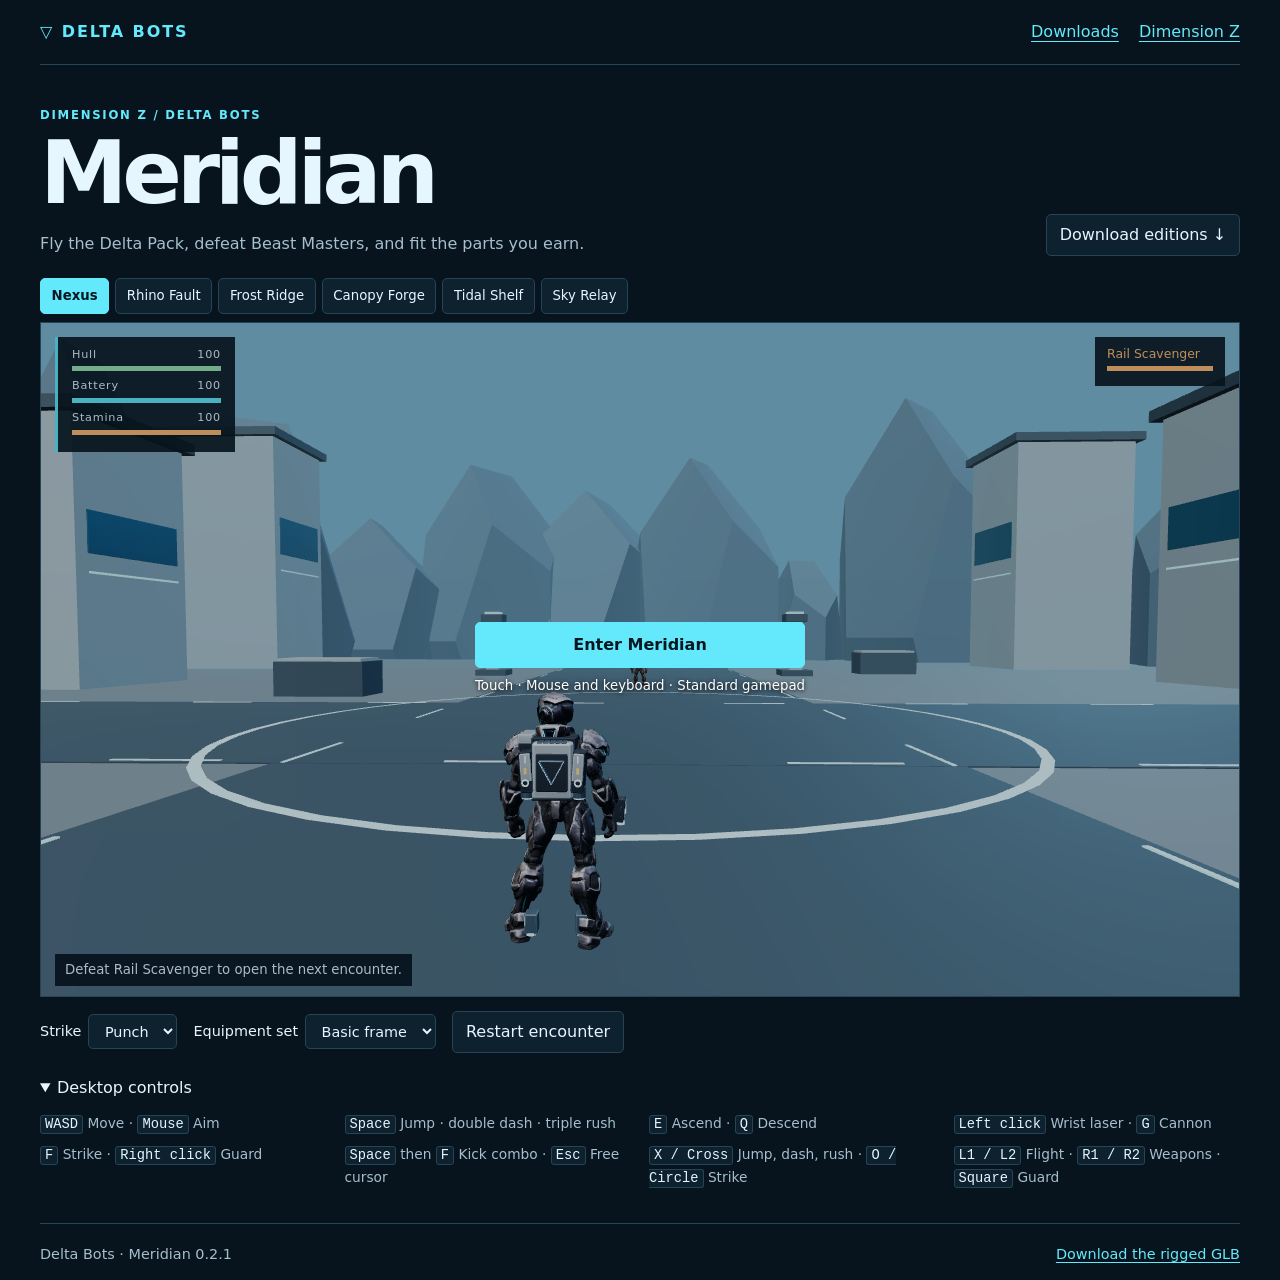
<file: docs/index.html>
<!doctype html>
<html lang="en">
<head>
<meta charset="utf-8">
<meta name="viewport" content="width=device-width,initial-scale=1">
<meta name="theme-color" content="#07141d">
<title>Delta Bots · Meridian</title>
<link rel="stylesheet" href="./meridian.css">
</head>
<body>
<header><a class="brand" href="./">▽ DELTA BOTS</a><nav><a href="./downloads/">Downloads</a><a href="https://shopperspot.in/dimension-z/">Dimension Z</a></nav></header>
<main>
<section class="intro"><div><p class="eyebrow">DIMENSION Z / DELTA BOTS</p><h1>Meridian</h1><p>Fly the Delta Pack, defeat Beast Masters, and fit the parts you earn.</p></div><a class="download" href="./downloads/">Download editions ↓</a></section>
<div class="districts" id="districts" aria-label="Choose a district"></div>
<section id="arena" aria-label="Delta Bots play area">
<div class="hud">
<div class="meter hull"><label for="hull">Hull <span id="hull-number">100</span></label><progress id="hull" value="100" max="100"></progress></div>
<div class="meter battery"><label for="battery">Battery <span id="battery-number">100</span></label><progress id="battery" value="100" max="100"></progress></div>
<div class="meter stamina"><label for="stamina">Stamina <span id="stamina-number">100</span></label><progress id="stamina" value="100" max="100"></progress></div>
</div>
<div class="target" id="target" hidden><span id="target-name"></span><progress id="target-hull" value="100" max="100"></progress></div>
<div class="reticle" aria-hidden="true"></div>
<p class="notice" id="notice" role="status">Loading Delta Bot…</p>
<div class="touch-controls" aria-label="Touch controls">
  <div class="touch-move" role="group" aria-label="Move">
    <button data-touch="forward" aria-label="Move forward">▲</button><button data-touch="left" aria-label="Move left">◀</button><button data-touch="back" aria-label="Move backward">▼</button><button data-touch="right" aria-label="Move right">▶</button>
  </div>
  <div class="touch-actions" role="group" aria-label="Flight and combat">
    <button data-touch="up">Ascend</button><button data-touch="down">Descend</button><button data-touch="guard">Guard</button>
    <button data-touch="jump">Jump</button><button data-touch="strike">Strike</button><button data-touch="cannon">Cannon</button><button data-touch="fire">Laser</button>
  </div>
</div>
<div class="start" id="start"><button id="enter" disabled>Loading 3D model…</button><small>Touch · Mouse and keyboard · Standard gamepad</small></div>
</section>
<section class="loadout" aria-label="Loadout">
<label>Strike <select id="move"></select></label>
<label>Equipment set <select id="kit"></select></label>
<button id="restart">Restart encounter</button>
</section>
<details open><summary>Desktop controls</summary><ul class="controls">
<li><kbd>WASD</kbd> Move · <kbd>Mouse</kbd> Aim</li><li><kbd>Space</kbd> Jump · double dash · triple rush</li>
<li><kbd>E</kbd> Ascend · <kbd>Q</kbd> Descend</li><li><kbd>Left click</kbd> Wrist laser · <kbd>G</kbd> Cannon</li>
<li><kbd>F</kbd> Strike · <kbd>Right click</kbd> Guard</li><li><kbd>Space</kbd> then <kbd>F</kbd> Kick combo · <kbd>Esc</kbd> Free cursor</li>
<li><kbd>X / Cross</kbd> Jump, dash, rush · <kbd>O / Circle</kbd> Strike</li><li><kbd>L1 / L2</kbd> Flight · <kbd>R1 / R2</kbd> Weapons · <kbd>Square</kbd> Guard</li>
</ul></details>
</main>
<footer><span>Delta Bots · Meridian 0.2.1</span><a href="./models/delta-meridian.glb" download>Download the rigged GLB</a></footer>
<script src="./meridian.js"></script>
</body></html>
</file>
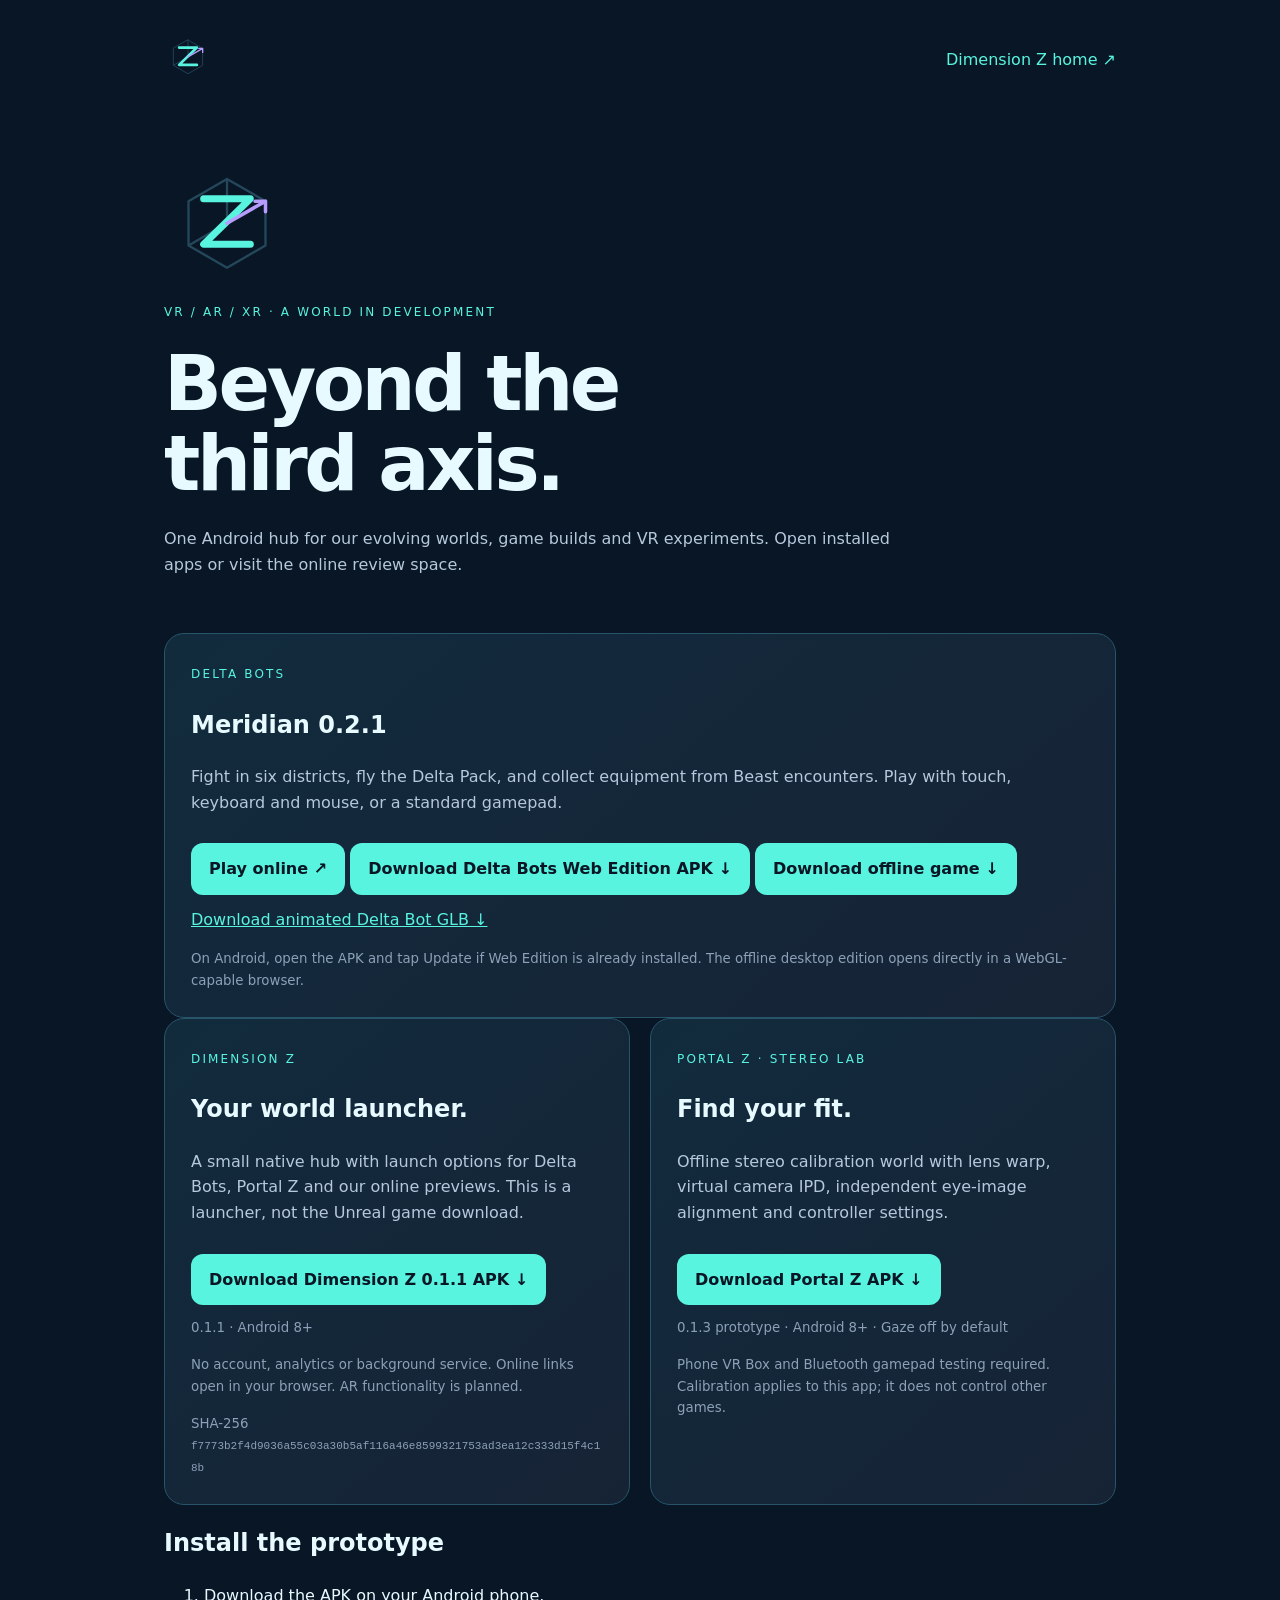
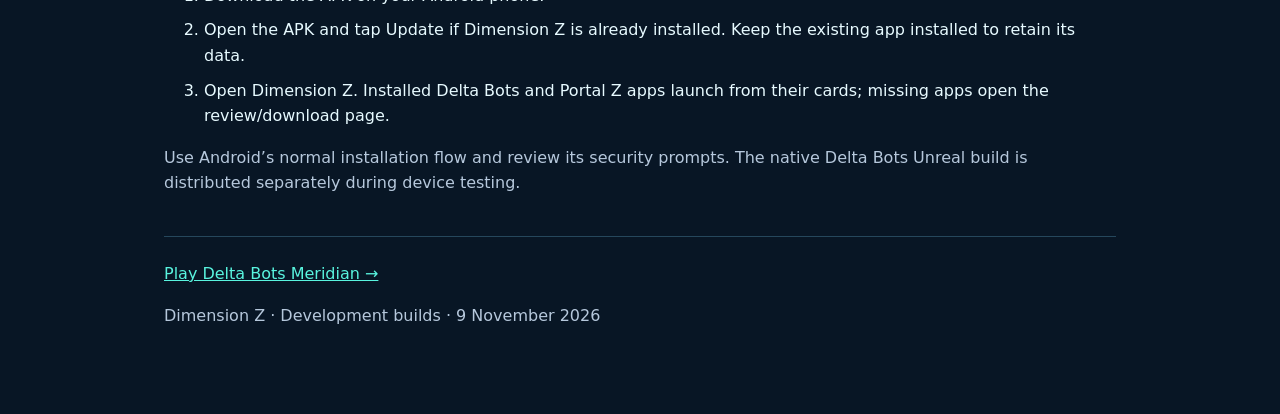
<file: docs/downloads/index.html>
<!doctype html><html lang="en"><head><meta charset="utf-8"><meta name="viewport" content="width=device-width,initial-scale=1"><meta name="theme-color" content="#081625"><meta name="description" content="Download the Dimension Z Android development hub and Portal Z VR calibration prototype."><title>Dimension Z · Get the app</title><link rel="icon" href="dimension-z-logo.svg"><style>
*{box-sizing:border-box}body{margin:0;background:#081625;color:#e7faff;font:16px/1.6 system-ui,sans-serif}main{max-width:1000px;margin:auto;padding:32px 24px 70px}nav{display:flex;align-items:center;justify-content:space-between;gap:20px}nav img{width:48px}a{color:#59f4df}nav a{text-decoration:none}.hero{padding:70px 0 40px;max-width:730px}.hero img{width:126px}.eyebrow{font-size:12px;letter-spacing:.18em;color:#59f4df}h1{font-size:clamp(40px,8vw,76px);line-height:1.05;letter-spacing:-.045em;margin:22px 0}p{color:#b6c8dc}.grid{display:grid;grid-template-columns:repeat(auto-fit,minmax(270px,1fr));gap:20px}.card{background:linear-gradient(140deg,#112b3d,#162335);border:1px solid #28546a;padding:26px;border-radius:20px}.button{display:inline-block;border-radius:12px;background:#59f4df;color:#081625;font-weight:750;padding:13px 18px;text-decoration:none;margin:12px 0}small{display:block;color:#8ca1b7}code{overflow-wrap:anywhere;font-size:11px}footer{margin-top:40px;border-top:1px solid #25475c;padding-top:24px}li{margin:9px 0}a:focus-visible{outline:3px solid #b79cff;outline-offset:5px}
</style></head><body><main><nav><a href="../"><img src="dimension-z-logo.svg" alt="Dimension Z Z-axis logo"></a><a href="https://shopperspot.in/dimension-z/">Dimension Z home ↗</a></nav><section class="hero"><img src="dimension-z-logo.svg" alt="Cyan Z with a violet third-axis arrow"><p class="eyebrow">VR / AR / XR · A WORLD IN DEVELOPMENT</p><h1>Beyond the<br>third axis.</h1><p>One Android hub for our evolving worlds, game builds and VR experiments. Open installed apps or visit the online review space.</p></section><!-- MERIDIAN DOWNLOADS -->
<section class="card" aria-labelledby="meridian-heading">
  <span class="eyebrow">DELTA BOTS</span>
  <h2 id="meridian-heading">Meridian 0.2.1</h2>
  <p>Fight in six districts, fly the Delta Pack, and collect equipment from Beast encounters. Play with touch, keyboard and mouse, or a standard gamepad.</p>
  <p><a class="button" href="../">Play online ↗</a>
    <a class="button" href="deltabots-web-edition-0.2.apk" download>Download Delta Bots Web Edition APK ↓</a>
    <a class="button" href="Delta-Bots-Meridian-Desktop.html" download>Download offline game ↓</a>
    <a href="../models/delta-meridian.glb" download>Download animated Delta Bot GLB ↓</a></p>
  <small>On Android, open the APK and tap Update if Web Edition is already installed. The offline desktop edition opens directly in a WebGL-capable browser.</small>
</section>
<!-- END MERIDIAN DOWNLOADS -->
<div class="grid"><article class="card"><span class="eyebrow">DIMENSION Z</span><h2>Your world launcher.</h2><p>A small native hub with launch options for Delta Bots, Portal Z and our online previews. This is a launcher, not the Unreal game download.</p><a class="button" href="dimension-z-0.1.1.apk" download>Download Dimension Z 0.1.1 APK ↓</a><small>0.1.1 · Android 8+</small><p><small>No account, analytics or background service. Online links open in your browser. AR functionality is planned.</small></p><small>SHA-256<br><code>f7773b2f4d9036a55c03a30b5af116a46e8599321753ad3ea12c333d15f4c18b</code></small></article><article class="card"><span class="eyebrow">PORTAL Z · STEREO LAB</span><h2>Find your fit.</h2><p>Offline stereo calibration world with lens warp, virtual camera IPD, independent eye-image alignment and controller settings.</p><a class="button" href="portal-z-0.1.3-prototype.apk" download>Download Portal Z APK ↓</a><small>0.1.3 prototype · Android 8+ · Gaze off by default</small><p><small>Phone VR Box and Bluetooth gamepad testing required. Calibration applies to this app; it does not control other games.</small></p></article></div><section><h2>Install the prototype</h2><ol><li>Download the APK on your Android phone.</li><li>Open the APK and tap Update if Dimension Z is already installed. Keep the existing app installed to retain its data.</li><li>Open Dimension Z. Installed Delta Bots and Portal Z apps launch from their cards; missing apps open the review/download page.</li></ol><p>Use Android’s normal installation flow and review its security prompts. The native Delta Bots Unreal build is distributed separately during device testing.</p></section><footer><a href="../">Play Delta Bots Meridian →</a><p>Dimension Z · Development builds · 9 November 2026</p></footer></main></body></html>
</file>
<file: docs/meridian.css>
:root{color-scheme:dark;--ink:#e6f6ff;--muted:#a6becd;--base:#07141d;--surface:#0d222e;--line:#254455;--cyan:#63e9fb;--amber:#ffba70;font:16px/1.5 system-ui,sans-serif}
*{box-sizing:border-box}
body{margin:0;background:var(--base);color:var(--ink)}
header,footer,main{width:min(1200px,calc(100% - 40px));margin:auto}
header,footer{display:flex;align-items:center;justify-content:space-between;gap:16px;padding:20px 0}
header{border-bottom:1px solid var(--line)}
footer{border-top:1px solid var(--line);color:var(--muted);font-size:.9rem}
nav{display:flex;gap:20px}
a{color:var(--cyan);text-underline-offset:.24em}
.brand{font-weight:850;letter-spacing:.12em;text-decoration:none}
.intro{display:flex;align-items:end;justify-content:space-between;gap:24px;margin:30px 0 22px}
.eyebrow{font-size:.73rem;letter-spacing:.15em;color:var(--cyan);font-weight:750}
h1{font-size:clamp(2.8rem,7vw,5.5rem);line-height:.98;letter-spacing:-.06em;margin:6px 0 14px}
p{color:var(--muted)}
.intro p{margin-bottom:0}
.download,button,select{font:inherit;border:1px solid var(--line);border-radius:5px;background:var(--surface);color:var(--ink);padding:.5em .8em}
button,.download,select{cursor:pointer}
.download{text-decoration:none;white-space:nowrap}
button:hover,select:hover,.download:hover{border-color:var(--cyan)}
button:focus-visible,select:focus-visible,a:focus-visible{outline:2px solid var(--cyan);outline-offset:3px}
.districts{display:flex;gap:6px;flex-wrap:wrap;margin-bottom:8px}
.districts button{font-size:.83rem}
.districts [aria-pressed=true],#enter{background:var(--cyan);color:#051822;border-color:var(--cyan);font-weight:800}
#arena{position:relative;aspect-ratio:16/9;min-height:320px;background:#142633;overflow:hidden;border:1px solid var(--line);isolation:isolate}
#arena canvas{position:absolute;inset:0;width:100%;height:100%;display:block;z-index:-1;touch-action:none}
.hud{position:absolute;top:14px;left:14px;padding:10px 14px;background:#08151eea;border-left:3px solid var(--cyan);width:min(180px,43%);pointer-events:none}
.meter label{display:flex;justify-content:space-between;font-size:.7rem;letter-spacing:.07em}
progress{appearance:none;width:100%;height:5px;border:0;background:#294352;display:block;margin:3px 0 7px}
progress::-webkit-progress-bar{background:#294352}progress::-webkit-progress-value{background:var(--fill,var(--cyan))}progress::-moz-progress-bar{background:var(--fill,var(--cyan))}
.hull{--fill:#99e3ae}.stamina,.target{--fill:var(--amber)}
.target{position:absolute;right:14px;top:14px;max-width:40%;min-width:130px;background:#08151eea;padding:8px 12px;color:var(--amber);font-size:.78rem}
.reticle{position:absolute;left:50%;top:50%;width:9px;height:9px;border:1px solid white;transform:translate(-50%,-50%) rotate(45deg);pointer-events:none}
.notice{position:absolute;bottom:10px;left:14px;margin:0;background:#08151eee;padding:6px 10px;font-size:.83rem;color:var(--ink);pointer-events:none}
.start{position:absolute;inset:0;display:grid;place-content:center;gap:8px;text-align:center;background:#05111b42}
.start[hidden]{display:none}
.start small{color:white;text-shadow:0 1px 4px black}
#enter{padding:10px 23px}
#enter:disabled{opacity:.66;cursor:default}
.loadout{display:flex;flex-wrap:wrap;gap:16px;align-items:center;padding:14px 0}
.loadout label{display:flex;align-items:center;gap:7px;font-size:.9rem}
details{padding:9px 0 20px;color:var(--muted)}
summary{cursor:pointer;color:var(--ink)}
.controls{list-style:none;display:grid;grid-template-columns:repeat(auto-fit,minmax(270px,1fr));gap:8px 18px;padding:0;font-size:.86rem}
kbd{color:var(--ink);background:var(--surface);border:1px solid var(--line);border-radius:3px;padding:1px 4px}
@media(max-width:630px){header,footer,main{width:calc(100% - 22px)}.intro{display:block}.download{display:inline-block;margin-top:12px}.hud{top:8px;left:8px}.target{top:8px;right:8px}.notice{left:8px}nav{gap:10px}header{font-size:.85rem}}
.touch-controls{display:none}
@media(any-pointer:coarse){
  #arena{aspect-ratio:auto;height:min(68svh,620px);min-height:310px}
  #arena.playing .touch-controls{display:flex;position:absolute;inset:auto 8px 36px;justify-content:space-between;align-items:end;gap:6px;pointer-events:none}
  .touch-controls button{pointer-events:auto;touch-action:none;user-select:none;background:#08151edc;border-color:#5a7b8b;min-height:36px;padding:4px 5px;font-size:.74rem}
  .touch-controls button:active{background:#1b6478;border-color:#63e9fb}
  .touch-move{display:grid;grid-template-columns:repeat(3,36px);gap:3px}
  .touch-move button:first-child{grid-column:2}
  .touch-move button:nth-child(2){grid-column:1}
  .touch-actions{display:grid;grid-template-columns:repeat(3,minmax(42px,1fr));gap:3px}
  .touch-actions button:last-child{grid-column:2/4;background:#17455a}
  .notice{font-size:.68rem;bottom:5px}
  .touch-controls button:focus-visible{outline-offset:1px}
}
@media(any-pointer:coarse) and (orientation:landscape){
  #arena{height:86svh;min-height:235px}
}
</file>
